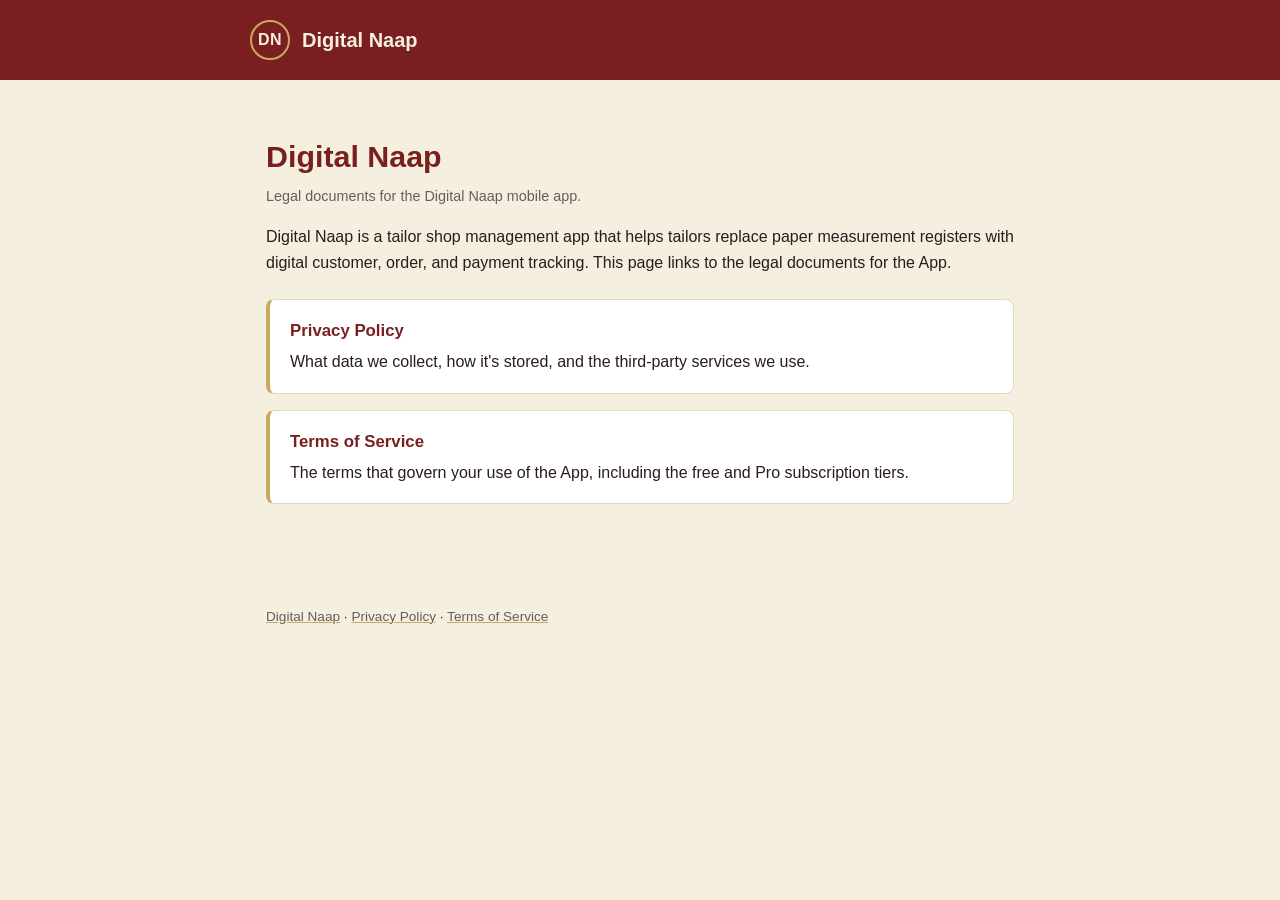
<file: index.html>
<!DOCTYPE html>
<html lang="en">
<head>
<meta charset="UTF-8" />
<meta name="viewport" content="width=device-width, initial-scale=1.0" />
<title>Digital Naap — Legal</title>
<link rel="stylesheet" href="styles.css" />
</head>
<body>
<header class="site-header">
  <div class="header-inner">
    <span class="logo-mark">DN</span>
    <a class="brand" href="index.html">Digital Naap</a>
  </div>
</header>

<main>
  <h1>Digital Naap</h1>
  <p class="meta">Legal documents for the Digital Naap mobile app.</p>

  <p>
    Digital Naap is a tailor shop management app that helps tailors
    replace paper measurement registers with digital customer, order, and
    payment tracking. This page links to the legal documents for the App.
  </p>

  <div class="card-links">
    <a class="card" href="privacy-policy.html">
      <div class="card-title">Privacy Policy</div>
      <div>What data we collect, how it's stored, and the third-party
        services we use.</div>
    </a>
    <a class="card" href="terms-of-service.html">
      <div class="card-title">Terms of Service</div>
      <div>The terms that govern your use of the App, including the free
        and Pro subscription tiers.</div>
    </a>
  </div>
</main>

<footer class="site-footer">
  <p>
    <a href="index.html">Digital Naap</a> ·
    <a href="privacy-policy.html">Privacy Policy</a> ·
    <a href="terms-of-service.html">Terms of Service</a>
  </p>
</footer>
</body>
</html>
</file>
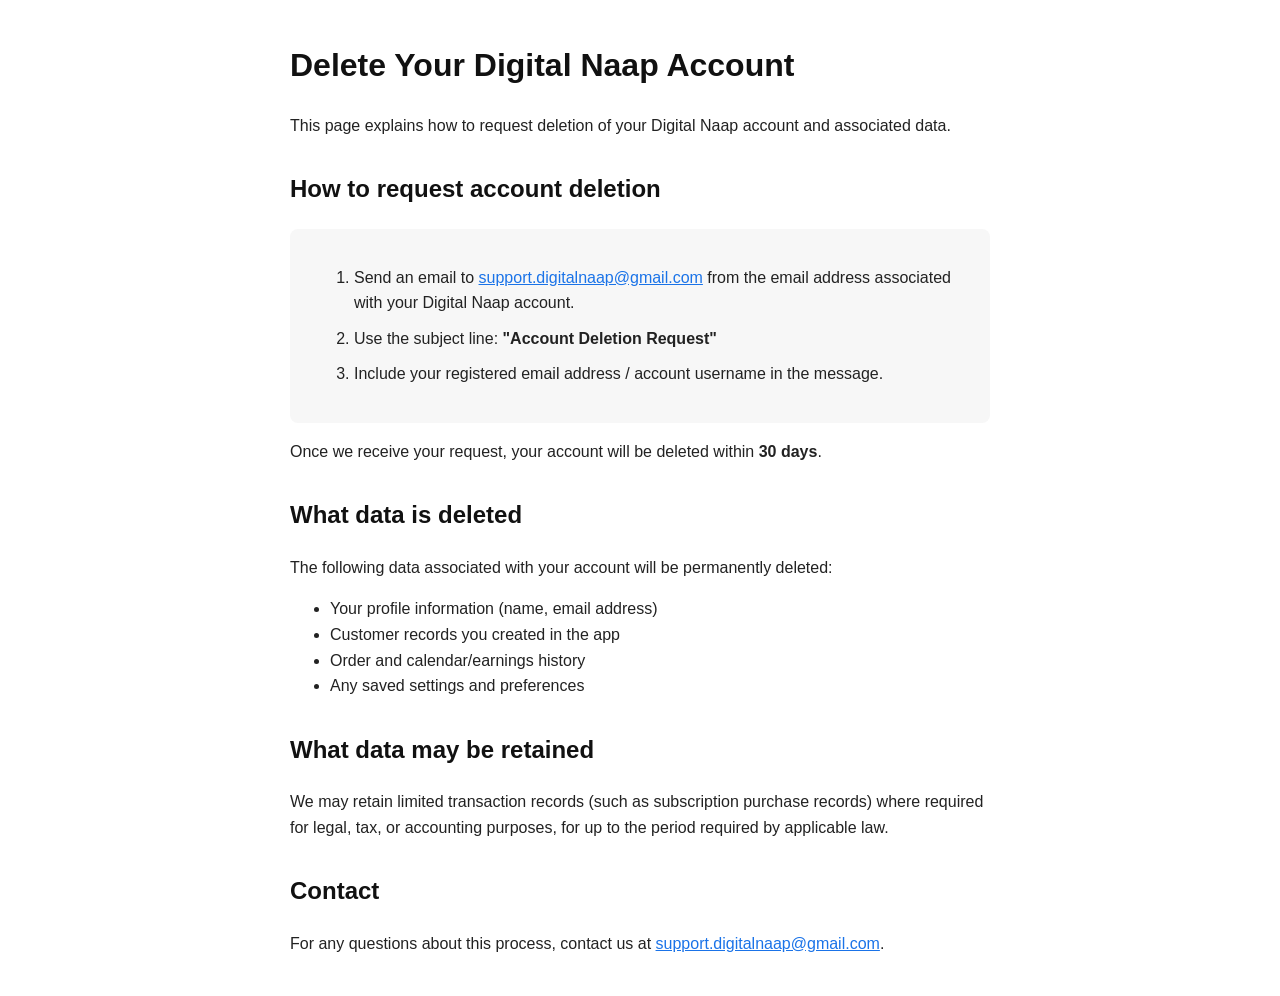
<file: account-deletion.html>
<!DOCTYPE html>
<html lang="en">
<head>
<meta charset="UTF-8">
<meta name="viewport" content="width=device-width, initial-scale=1.0">
<title>Delete Your Account - Digital Naap</title>
<style>
  body { font-family: -apple-system, Arial, sans-serif; max-width: 700px; margin: 40px auto; padding: 0 20px; line-height: 1.6; color: #222; }
  h1 { color: #111; }
  h2 { margin-top: 32px; color: #111; }
  .steps { background: #f7f7f7; padding: 20px 24px; border-radius: 8px; }
  .steps li { margin-bottom: 10px; }
  a { color: #1a73e8; }
</style>
</head>
<body>

<h1>Delete Your Digital Naap Account</h1>

<p>This page explains how to request deletion of your Digital Naap account and associated data.</p>

<h2>How to request account deletion</h2>
<div class="steps">
  <ol>
    <li>Send an email to <a href="mailto:support.digitalnaap@gmail.com">support.digitalnaap@gmail.com</a> from the email address associated with your Digital Naap account.</li>
    <li>Use the subject line: <strong>"Account Deletion Request"</strong></li>
    <li>Include your registered email address / account username in the message.</li>
  </ol>
</div>

<p>Once we receive your request, your account will be deleted within <strong>30 days</strong>.</p>

<h2>What data is deleted</h2>
<p>The following data associated with your account will be permanently deleted:</p>
<ul>
  <li>Your profile information (name, email address)</li>
  <li>Customer records you created in the app</li>
  <li>Order and calendar/earnings history</li>
  <li>Any saved settings and preferences</li>
</ul>

<h2>What data may be retained</h2>
<p>We may retain limited transaction records (such as subscription purchase records) where required for legal, tax, or accounting purposes, for up to the period required by applicable law.</p>

<h2>Contact</h2>
<p>For any questions about this process, contact us at <a href="mailto:support.digitalnaap@gmail.com">support.digitalnaap@gmail.com</a>.</p>

</body>
</html>
</file>
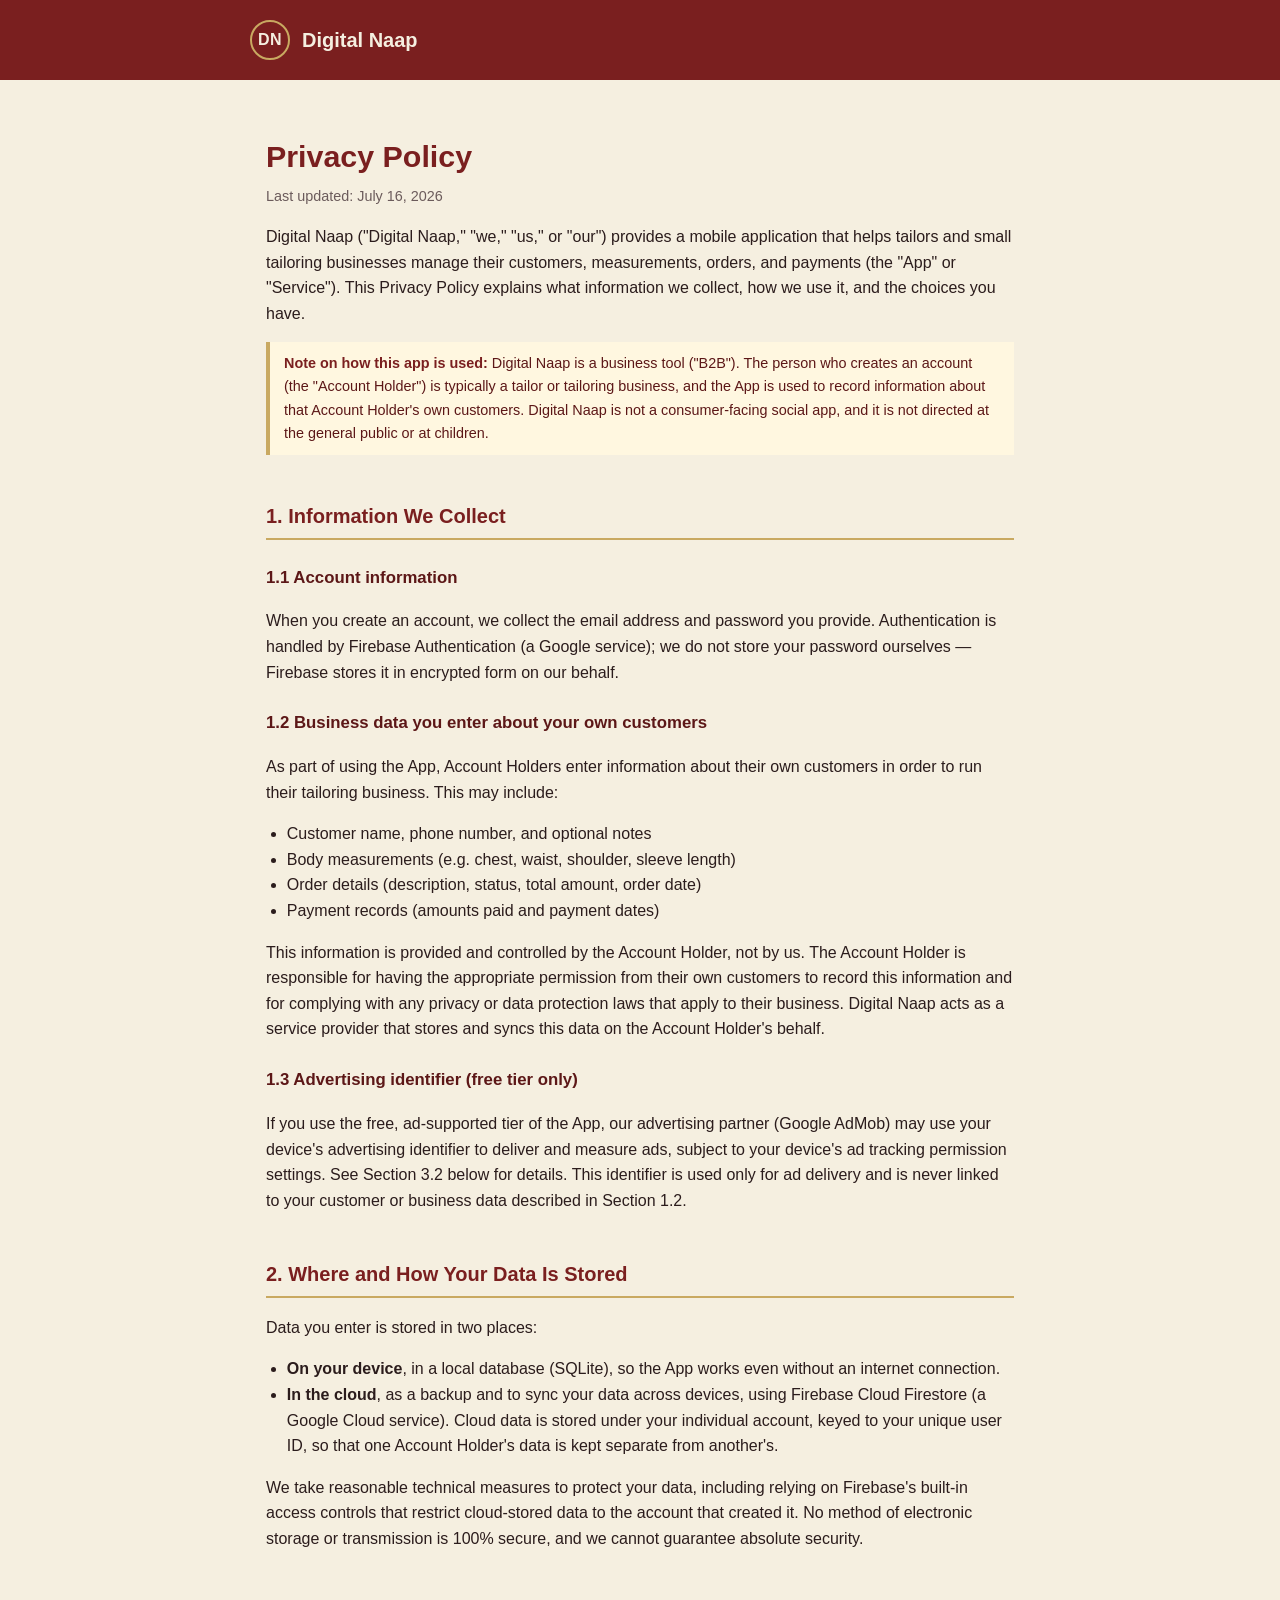
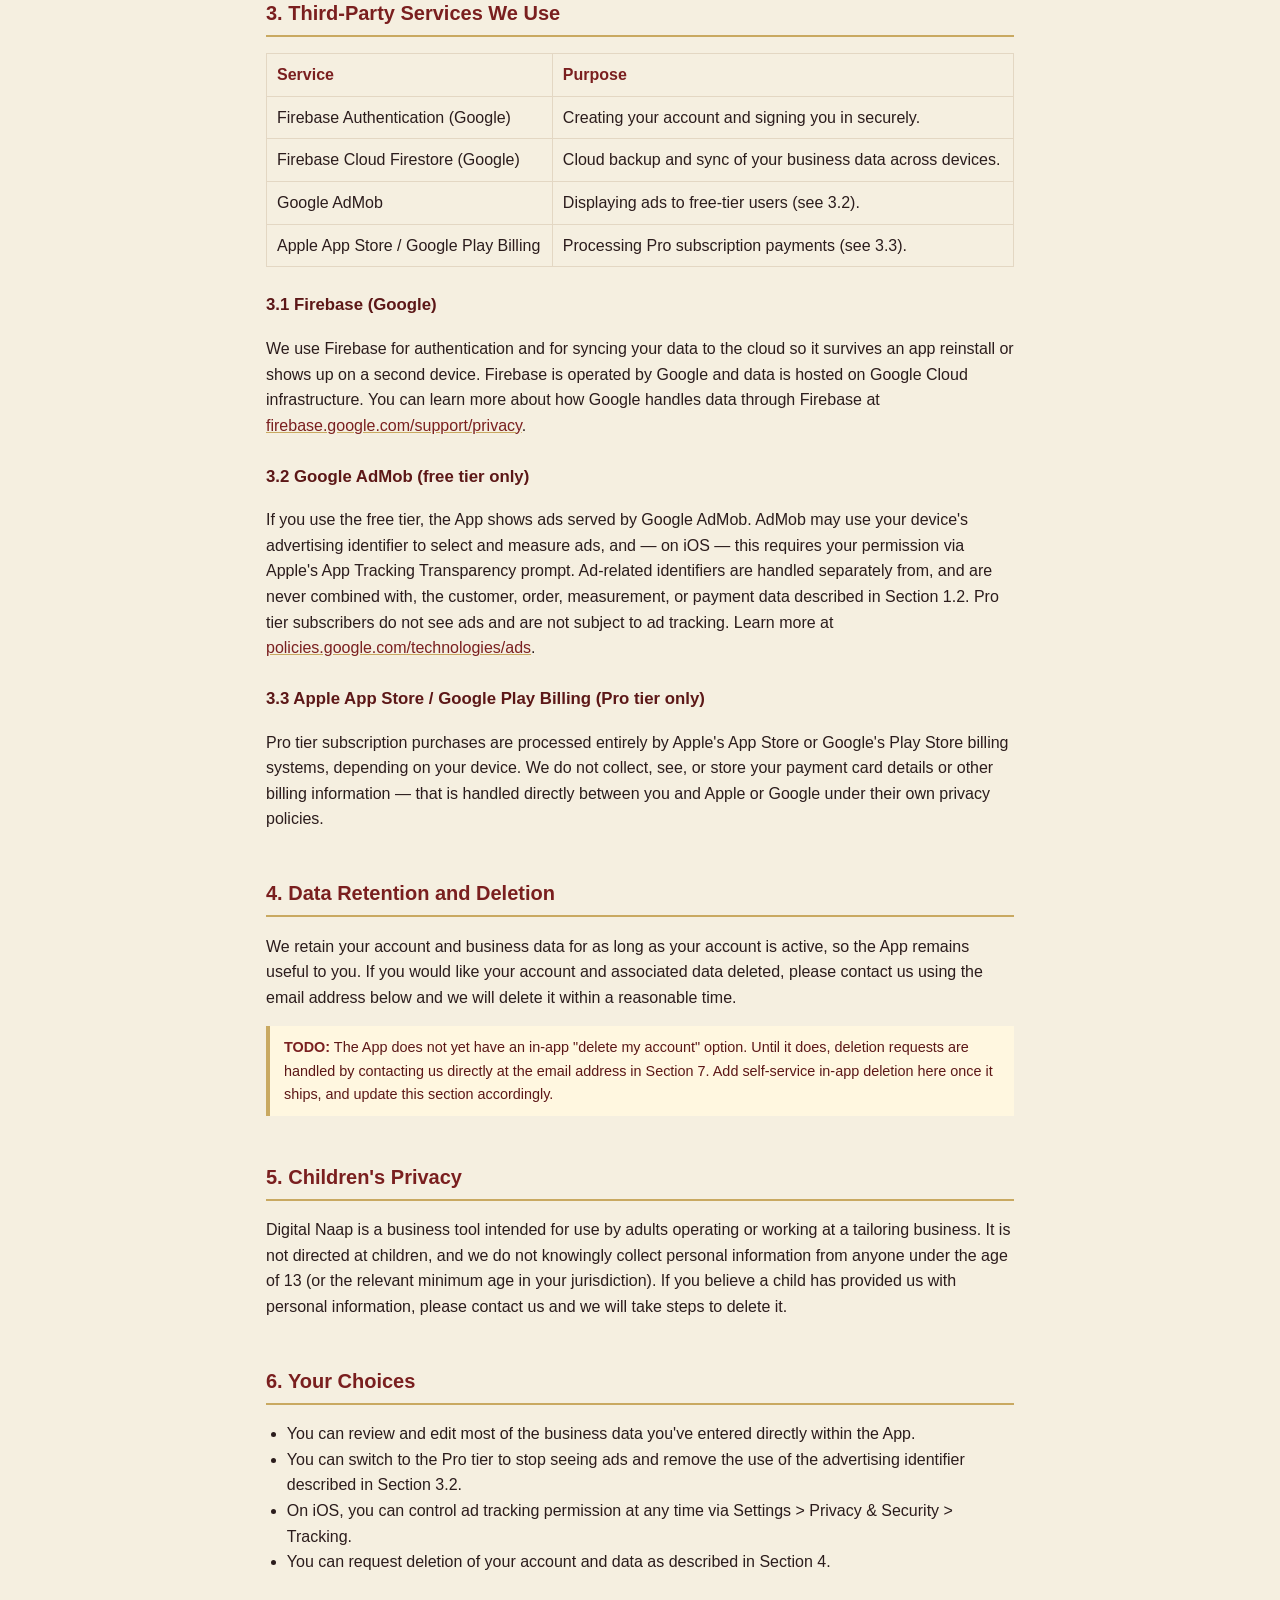
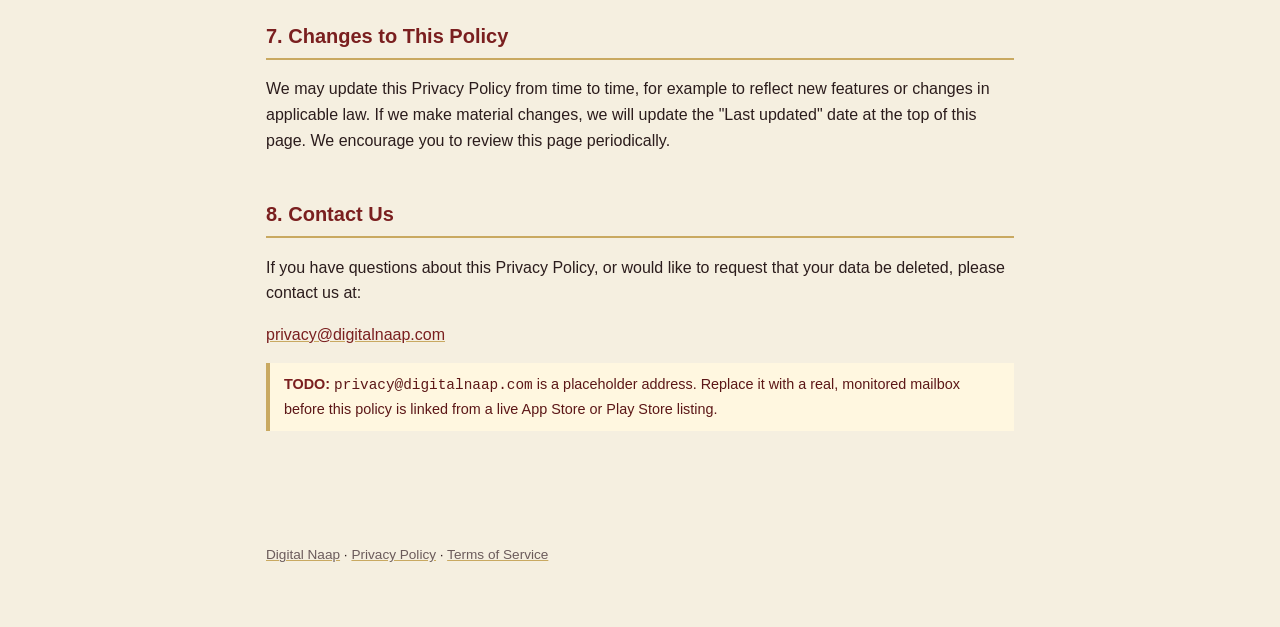
<file: privacy-policy.html>
<!DOCTYPE html>
<html lang="en">
<head>
<meta charset="UTF-8" />
<meta name="viewport" content="width=device-width, initial-scale=1.0" />
<title>Privacy Policy — Digital Naap</title>
<link rel="stylesheet" href="styles.css" />
</head>
<body>
<header class="site-header">
  <div class="header-inner">
    <span class="logo-mark">DN</span>
    <a class="brand" href="index.html">Digital Naap</a>
  </div>
</header>

<main>
  <h1>Privacy Policy</h1>
  <p class="meta">Last updated: July 16, 2026</p>

  <p>
    Digital Naap ("Digital Naap," "we," "us," or "our") provides a mobile
    application that helps tailors and small tailoring businesses manage
    their customers, measurements, orders, and payments (the "App" or
    "Service"). This Privacy Policy explains what information we collect,
    how we use it, and the choices you have.
  </p>

  <div class="todo">
    <strong>Note on how this app is used:</strong> Digital Naap is a
    business tool ("B2B"). The person who creates an account (the
    "Account Holder") is typically a tailor or tailoring business, and the
    App is used to record information about that Account Holder's own
    customers. Digital Naap is not a consumer-facing social app, and it is
    not directed at the general public or at children.
  </div>

  <h2>1. Information We Collect</h2>

  <h3>1.1 Account information</h3>
  <p>
    When you create an account, we collect the email address and password
    you provide. Authentication is handled by Firebase Authentication (a
    Google service); we do not store your password ourselves — Firebase
    stores it in encrypted form on our behalf.
  </p>

  <h3>1.2 Business data you enter about your own customers</h3>
  <p>
    As part of using the App, Account Holders enter information about
    their own customers in order to run their tailoring business. This
    may include:
  </p>
  <ul>
    <li>Customer name, phone number, and optional notes</li>
    <li>Body measurements (e.g. chest, waist, shoulder, sleeve length)</li>
    <li>Order details (description, status, total amount, order date)</li>
    <li>Payment records (amounts paid and payment dates)</li>
  </ul>
  <p>
    This information is provided and controlled by the Account Holder, not
    by us. The Account Holder is responsible for having the appropriate
    permission from their own customers to record this information and for
    complying with any privacy or data protection laws that apply to their
    business. Digital Naap acts as a service provider that stores and
    syncs this data on the Account Holder's behalf.
  </p>

  <h3>1.3 Advertising identifier (free tier only)</h3>
  <p>
    If you use the free, ad-supported tier of the App, our advertising
    partner (Google AdMob) may use your device's advertising identifier to
    deliver and measure ads, subject to your device's ad tracking
    permission settings. See Section 3.2 below for details. This
    identifier is used only for ad delivery and is never linked to your
    customer or business data described in Section 1.2.
  </p>

  <h2>2. Where and How Your Data Is Stored</h2>
  <p>
    Data you enter is stored in two places:
  </p>
  <ul>
    <li>
      <strong>On your device</strong>, in a local database (SQLite), so the
      App works even without an internet connection.
    </li>
    <li>
      <strong>In the cloud</strong>, as a backup and to sync your data
      across devices, using Firebase Cloud Firestore (a Google Cloud
      service). Cloud data is stored under your individual account, keyed
      to your unique user ID, so that one Account Holder's data is kept
      separate from another's.
    </li>
  </ul>
  <p>
    We take reasonable technical measures to protect your data, including
    relying on Firebase's built-in access controls that restrict
    cloud-stored data to the account that created it. No method of
    electronic storage or transmission is 100% secure, and we cannot
    guarantee absolute security.
  </p>

  <h2>3. Third-Party Services We Use</h2>

  <table>
    <thead>
      <tr>
        <th>Service</th>
        <th>Purpose</th>
      </tr>
    </thead>
    <tbody>
      <tr>
        <td>Firebase Authentication (Google)</td>
        <td>Creating your account and signing you in securely.</td>
      </tr>
      <tr>
        <td>Firebase Cloud Firestore (Google)</td>
        <td>Cloud backup and sync of your business data across devices.</td>
      </tr>
      <tr>
        <td>Google AdMob</td>
        <td>Displaying ads to free-tier users (see 3.2).</td>
      </tr>
      <tr>
        <td>Apple App Store / Google Play Billing</td>
        <td>Processing Pro subscription payments (see 3.3).</td>
      </tr>
    </tbody>
  </table>

  <h3>3.1 Firebase (Google)</h3>
  <p>
    We use Firebase for authentication and for syncing your data to the
    cloud so it survives an app reinstall or shows up on a second device.
    Firebase is operated by Google and data is hosted on Google Cloud
    infrastructure. You can learn more about how Google handles data
    through Firebase at
    <a href="https://firebase.google.com/support/privacy" target="_blank" rel="noopener">firebase.google.com/support/privacy</a>.
  </p>

  <h3>3.2 Google AdMob (free tier only)</h3>
  <p>
    If you use the free tier, the App shows ads served by Google AdMob.
    AdMob may use your device's advertising identifier to select and
    measure ads, and — on iOS — this requires your permission via Apple's
    App Tracking Transparency prompt. Ad-related identifiers are handled
    separately from, and are never combined with, the customer, order,
    measurement, or payment data described in Section 1.2. Pro tier
    subscribers do not see ads and are not subject to ad tracking. Learn
    more at
    <a href="https://policies.google.com/technologies/ads" target="_blank" rel="noopener">policies.google.com/technologies/ads</a>.
  </p>

  <h3>3.3 Apple App Store / Google Play Billing (Pro tier only)</h3>
  <p>
    Pro tier subscription purchases are processed entirely by Apple's App
    Store or Google's Play Store billing systems, depending on your
    device. We do not collect, see, or store your payment card details or
    other billing information — that is handled directly between you and
    Apple or Google under their own privacy policies.
  </p>

  <h2>4. Data Retention and Deletion</h2>
  <p>
    We retain your account and business data for as long as your account
    is active, so the App remains useful to you. If you would like your
    account and associated data deleted, please contact us using the email
    address below and we will delete it within a reasonable time.
  </p>
  <div class="todo">
    <strong>TODO:</strong> The App does not yet have an in-app
    "delete my account" option. Until it does, deletion requests are
    handled by contacting us directly at the email address in Section 7.
    Add self-service in-app deletion here once it ships, and update this
    section accordingly.
  </div>

  <h2>5. Children's Privacy</h2>
  <p>
    Digital Naap is a business tool intended for use by adults operating
    or working at a tailoring business. It is not directed at children,
    and we do not knowingly collect personal information from anyone
    under the age of 13 (or the relevant minimum age in your jurisdiction).
    If you believe a child has provided us with personal information,
    please contact us and we will take steps to delete it.
  </p>

  <h2>6. Your Choices</h2>
  <ul>
    <li>
      You can review and edit most of the business data you've entered
      directly within the App.
    </li>
    <li>
      You can switch to the Pro tier to stop seeing ads and remove the use
      of the advertising identifier described in Section 3.2.
    </li>
    <li>
      On iOS, you can control ad tracking permission at any time via
      Settings &gt; Privacy &amp; Security &gt; Tracking.
    </li>
    <li>
      You can request deletion of your account and data as described in
      Section 4.
    </li>
  </ul>

  <h2>7. Changes to This Policy</h2>
  <p>
    We may update this Privacy Policy from time to time, for example to
    reflect new features or changes in applicable law. If we make material
    changes, we will update the "Last updated" date at the top of this
    page. We encourage you to review this page periodically.
  </p>

  <h2>8. Contact Us</h2>
  <p>
    If you have questions about this Privacy Policy, or would like to
    request that your data be deleted, please contact us at:
  </p>
  <p>
    <a href="mailto:privacy@digitalnaap.com">privacy@digitalnaap.com</a>
  </p>
  <div class="todo">
    <strong>TODO:</strong> <code>privacy@digitalnaap.com</code> is a
    placeholder address. Replace it with a real, monitored mailbox before
    this policy is linked from a live App Store or Play Store listing.
  </div>
</main>

<footer class="site-footer">
  <p>
    <a href="index.html">Digital Naap</a> ·
    <a href="privacy-policy.html">Privacy Policy</a> ·
    <a href="terms-of-service.html">Terms of Service</a>
  </p>
</footer>
</body>
</html>
</file>
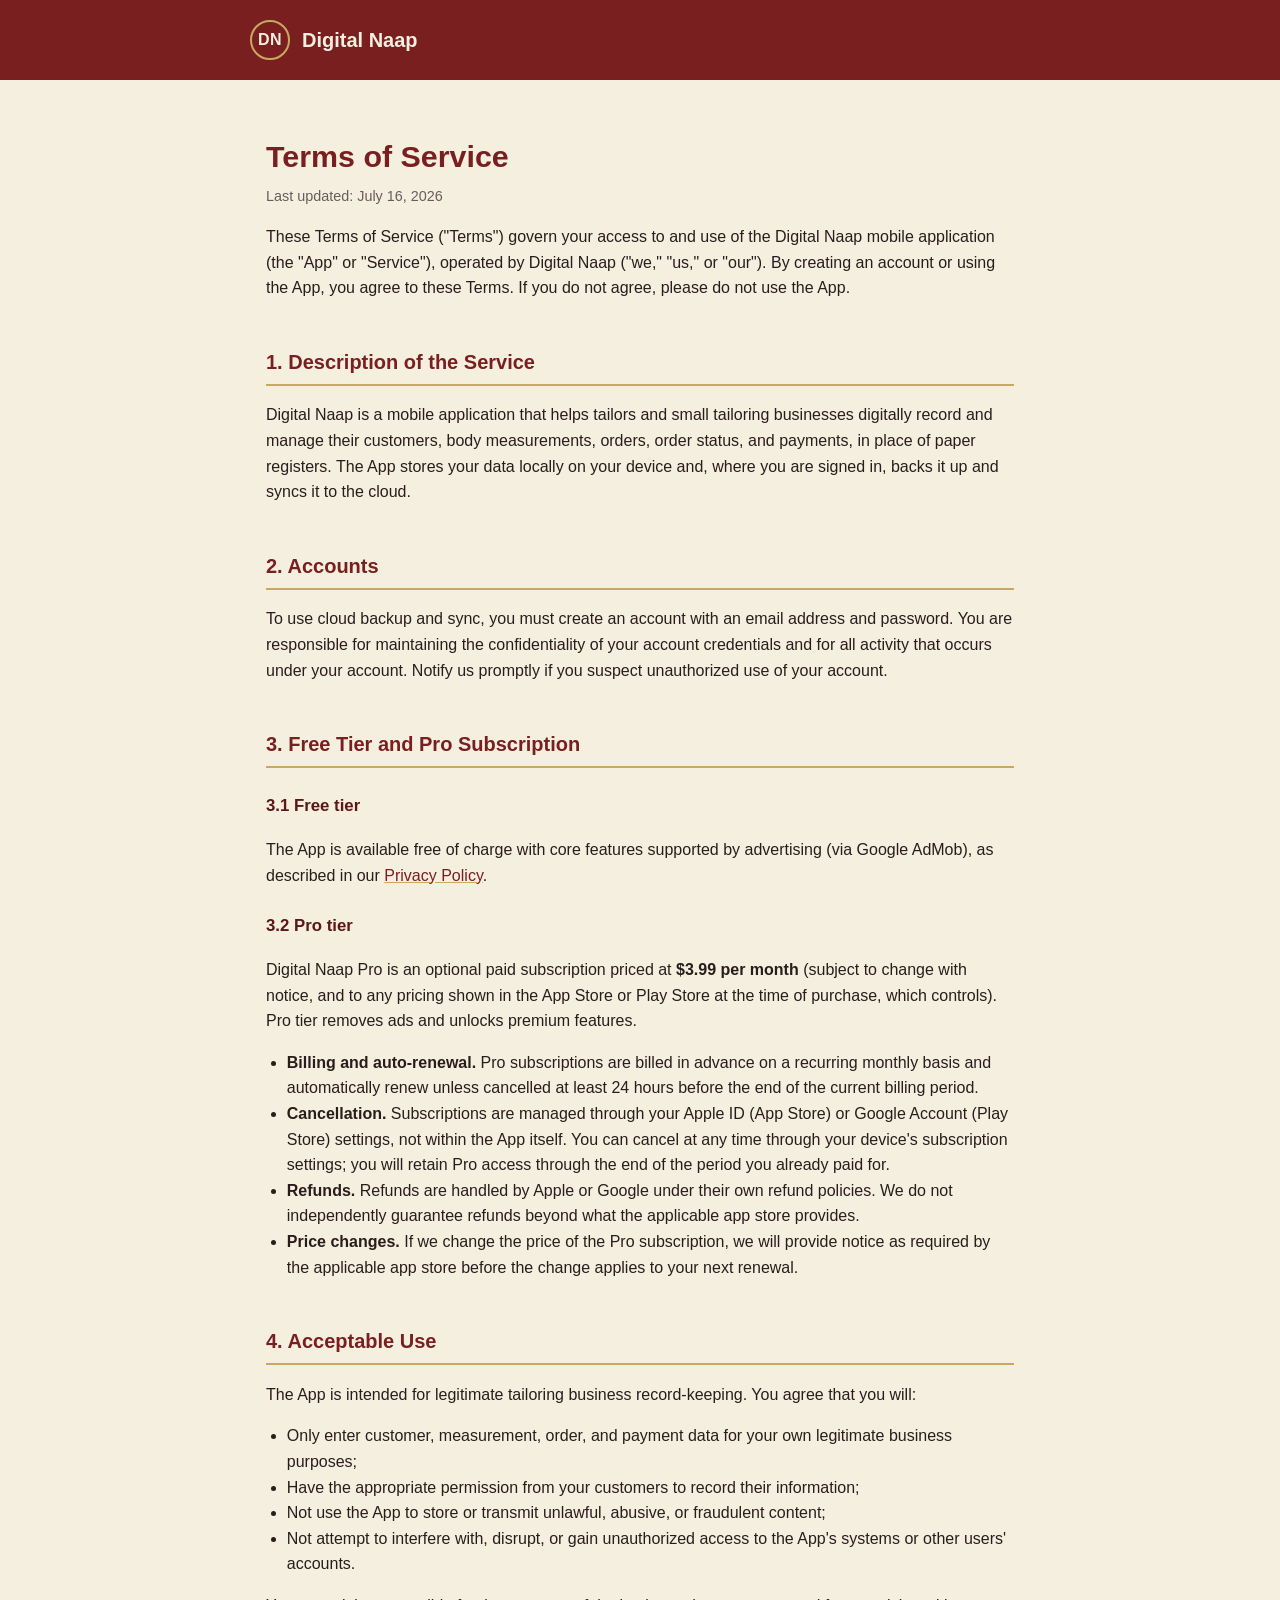
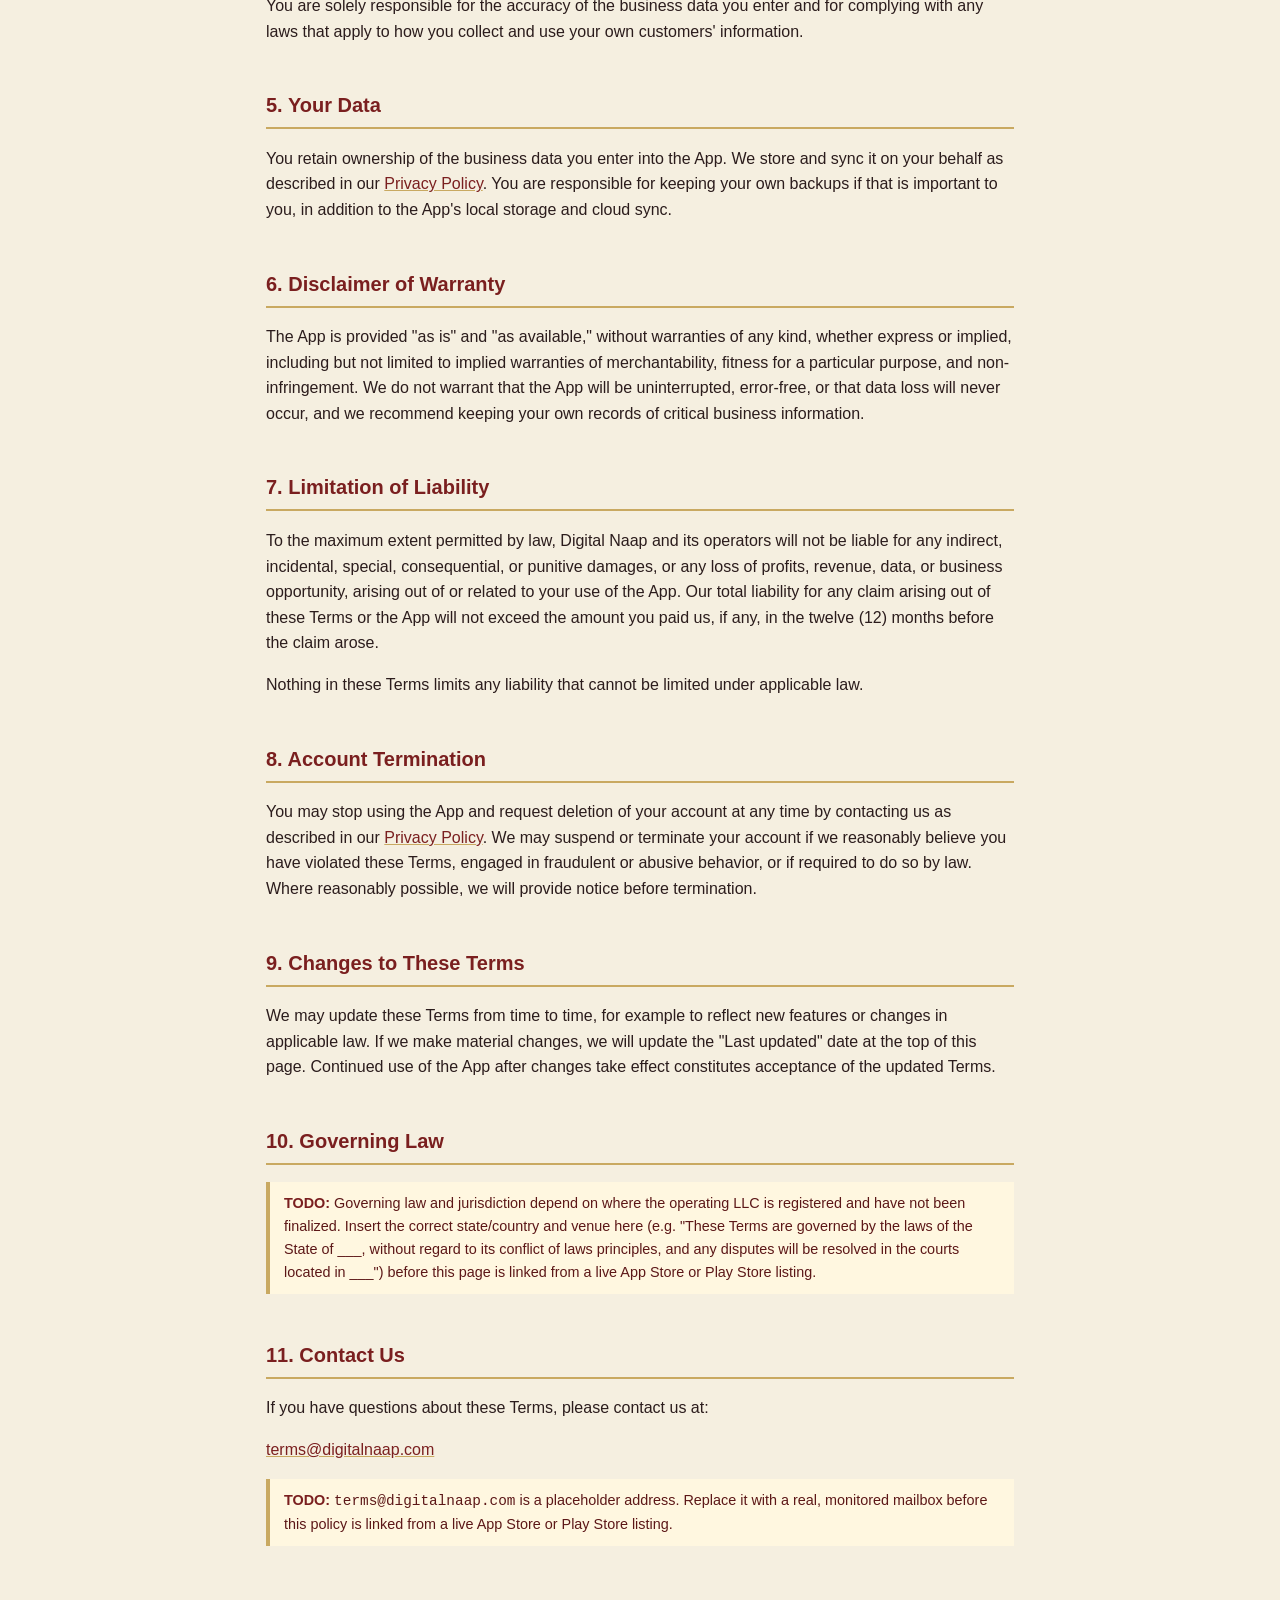
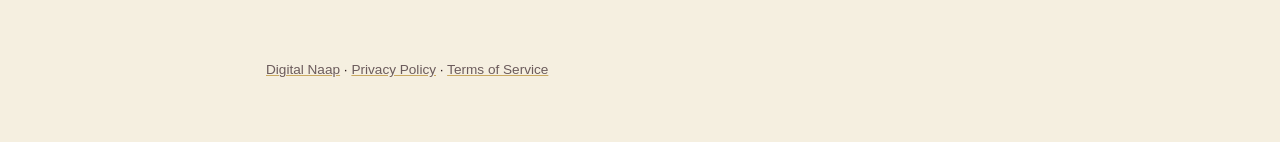
<file: terms-of-service.html>
<!DOCTYPE html>
<html lang="en">
<head>
<meta charset="UTF-8" />
<meta name="viewport" content="width=device-width, initial-scale=1.0" />
<title>Terms of Service — Digital Naap</title>
<link rel="stylesheet" href="styles.css" />
</head>
<body>
<header class="site-header">
  <div class="header-inner">
    <span class="logo-mark">DN</span>
    <a class="brand" href="index.html">Digital Naap</a>
  </div>
</header>

<main>
  <h1>Terms of Service</h1>
  <p class="meta">Last updated: July 16, 2026</p>

  <p>
    These Terms of Service ("Terms") govern your access to and use of the
    Digital Naap mobile application (the "App" or "Service"), operated by
    Digital Naap ("we," "us," or "our"). By creating an account or using
    the App, you agree to these Terms. If you do not agree, please do not
    use the App.
  </p>

  <h2>1. Description of the Service</h2>
  <p>
    Digital Naap is a mobile application that helps tailors and small
    tailoring businesses digitally record and manage their customers,
    body measurements, orders, order status, and payments, in place of
    paper registers. The App stores your data locally on your device and,
    where you are signed in, backs it up and syncs it to the cloud.
  </p>

  <h2>2. Accounts</h2>
  <p>
    To use cloud backup and sync, you must create an account with an email
    address and password. You are responsible for maintaining the
    confidentiality of your account credentials and for all activity that
    occurs under your account. Notify us promptly if you suspect
    unauthorized use of your account.
  </p>

  <h2>3. Free Tier and Pro Subscription</h2>

  <h3>3.1 Free tier</h3>
  <p>
    The App is available free of charge with core features supported by
    advertising (via Google AdMob), as described in our
    <a href="privacy-policy.html">Privacy Policy</a>.
  </p>

  <h3>3.2 Pro tier</h3>
  <p>
    Digital Naap Pro is an optional paid subscription priced at
    <strong>$3.99 per month</strong> (subject to change with notice, and
    to any pricing shown in the App Store or Play Store at the time of
    purchase, which controls). Pro tier removes ads and unlocks premium
    features.
  </p>
  <ul>
    <li>
      <strong>Billing and auto-renewal.</strong> Pro subscriptions are
      billed in advance on a recurring monthly basis and automatically
      renew unless cancelled at least 24 hours before the end of the
      current billing period.
    </li>
    <li>
      <strong>Cancellation.</strong> Subscriptions are managed through
      your Apple ID (App Store) or Google Account (Play Store) settings,
      not within the App itself. You can cancel at any time through your
      device's subscription settings; you will retain Pro access through
      the end of the period you already paid for.
    </li>
    <li>
      <strong>Refunds.</strong> Refunds are handled by Apple or Google
      under their own refund policies. We do not independently guarantee
      refunds beyond what the applicable app store provides.
    </li>
    <li>
      <strong>Price changes.</strong> If we change the price of the Pro
      subscription, we will provide notice as required by the applicable
      app store before the change applies to your next renewal.
    </li>
  </ul>

  <h2>4. Acceptable Use</h2>
  <p>The App is intended for legitimate tailoring business record-keeping. You agree that you will:</p>
  <ul>
    <li>Only enter customer, measurement, order, and payment data for your own legitimate business purposes;</li>
    <li>Have the appropriate permission from your customers to record their information;</li>
    <li>Not use the App to store or transmit unlawful, abusive, or fraudulent content;</li>
    <li>Not attempt to interfere with, disrupt, or gain unauthorized access to the App's systems or other users' accounts.</li>
  </ul>
  <p>
    You are solely responsible for the accuracy of the business data you
    enter and for complying with any laws that apply to how you collect
    and use your own customers' information.
  </p>

  <h2>5. Your Data</h2>
  <p>
    You retain ownership of the business data you enter into the App. We
    store and sync it on your behalf as described in our
    <a href="privacy-policy.html">Privacy Policy</a>. You are responsible
    for keeping your own backups if that is important to you, in addition
    to the App's local storage and cloud sync.
  </p>

  <h2>6. Disclaimer of Warranty</h2>
  <p>
    The App is provided "as is" and "as available," without warranties of
    any kind, whether express or implied, including but not limited to
    implied warranties of merchantability, fitness for a particular
    purpose, and non-infringement. We do not warrant that the App will be
    uninterrupted, error-free, or that data loss will never occur, and we
    recommend keeping your own records of critical business information.
  </p>

  <h2>7. Limitation of Liability</h2>
  <p>
    To the maximum extent permitted by law, Digital Naap and its operators
    will not be liable for any indirect, incidental, special,
    consequential, or punitive damages, or any loss of profits, revenue,
    data, or business opportunity, arising out of or related to your use
    of the App. Our total liability for any claim arising out of these
    Terms or the App will not exceed the amount you paid us, if any, in
    the twelve (12) months before the claim arose.
  </p>
  <p>
    Nothing in these Terms limits any liability that cannot be limited
    under applicable law.
  </p>

  <h2>8. Account Termination</h2>
  <p>
    You may stop using the App and request deletion of your account at
    any time by contacting us as described in our
    <a href="privacy-policy.html">Privacy Policy</a>. We may suspend or
    terminate your account if we reasonably believe you have violated
    these Terms, engaged in fraudulent or abusive behavior, or if required
    to do so by law. Where reasonably possible, we will provide notice
    before termination.
  </p>

  <h2>9. Changes to These Terms</h2>
  <p>
    We may update these Terms from time to time, for example to reflect
    new features or changes in applicable law. If we make material
    changes, we will update the "Last updated" date at the top of this
    page. Continued use of the App after changes take effect constitutes
    acceptance of the updated Terms.
  </p>

  <h2>10. Governing Law</h2>
  <div class="todo">
    <strong>TODO:</strong> Governing law and jurisdiction depend on where
    the operating LLC is registered and have not been finalized. Insert
    the correct state/country and venue here (e.g. "These Terms are
    governed by the laws of the State of ___, without regard to its
    conflict of laws principles, and any disputes will be resolved in the
    courts located in ___") before this page is linked from a live App
    Store or Play Store listing.
  </div>

  <h2>11. Contact Us</h2>
  <p>
    If you have questions about these Terms, please contact us at:
  </p>
  <p>
    <a href="mailto:terms@digitalnaap.com">terms@digitalnaap.com</a>
  </p>
  <div class="todo">
    <strong>TODO:</strong> <code>terms@digitalnaap.com</code> is a
    placeholder address. Replace it with a real, monitored mailbox before
    this policy is linked from a live App Store or Play Store listing.
  </div>
</main>

<footer class="site-footer">
  <p>
    <a href="index.html">Digital Naap</a> ·
    <a href="privacy-policy.html">Privacy Policy</a> ·
    <a href="terms-of-service.html">Terms of Service</a>
  </p>
</footer>
</body>
</html>
</file>
<file: styles.css>
:root {
  --burgundy: #7a1f1f;
  --burgundy-dark: #5c1717;
  --gold: #c9a961;
  --cream: #f5efe0;
  --ink: #2b1c1c;
  --muted: #6b5b5b;
  --max-width: 780px;
}

* {
  box-sizing: border-box;
}

body {
  margin: 0;
  font-family: -apple-system, BlinkMacSystemFont, "Segoe UI", Roboto,
    Helvetica, Arial, sans-serif;
  background: var(--cream);
  color: var(--ink);
  line-height: 1.6;
}

header.site-header {
  background: var(--burgundy);
  color: var(--cream);
  padding: 20px 16px;
}

header.site-header .header-inner {
  max-width: var(--max-width);
  margin: 0 auto;
  display: flex;
  align-items: center;
  gap: 12px;
}

.logo-mark {
  display: inline-flex;
  align-items: center;
  justify-content: center;
  width: 40px;
  height: 40px;
  min-width: 40px;
  border-radius: 50%;
  border: 2px solid var(--gold);
  color: var(--cream);
  font-weight: 900;
  font-size: 16px;
  letter-spacing: 0.5px;
}

header.site-header a.brand {
  color: var(--cream);
  text-decoration: none;
  font-weight: 700;
  font-size: 1.25rem;
}

main {
  max-width: var(--max-width);
  margin: 0 auto;
  padding: 32px 16px 64px;
}

h1 {
  color: var(--burgundy);
  font-size: 1.9rem;
  margin-bottom: 4px;
}

h2 {
  color: var(--burgundy);
  font-size: 1.25rem;
  margin-top: 2.25em;
  padding-bottom: 6px;
  border-bottom: 2px solid var(--gold);
}

h3 {
  color: var(--burgundy-dark);
  font-size: 1.05rem;
  margin-top: 1.5em;
}

p,
li {
  color: var(--ink);
}

a {
  color: var(--burgundy);
  text-decoration-color: var(--gold);
}

a:hover {
  color: var(--burgundy-dark);
}

.meta {
  color: var(--muted);
  font-size: 0.9rem;
  margin-top: 0;
}

.todo {
  background: #fff7e0;
  border-left: 4px solid var(--gold);
  padding: 10px 14px;
  font-size: 0.9rem;
  color: var(--burgundy-dark);
  margin: 12px 0;
}

.todo strong {
  color: var(--burgundy);
}

ul {
  padding-left: 1.3em;
}

table {
  width: 100%;
  border-collapse: collapse;
  margin: 1em 0;
}

th,
td {
  text-align: left;
  padding: 8px 10px;
  border: 1px solid #e3d7c3;
}

th {
  background: var(--cream);
  color: var(--burgundy);
}

.card-links {
  display: grid;
  gap: 16px;
  margin-top: 24px;
}

.card-links a.card {
  display: block;
  background: #fff;
  border: 1px solid #e3d7c3;
  border-left: 4px solid var(--gold);
  border-radius: 8px;
  padding: 18px 20px;
  text-decoration: none;
  color: var(--ink);
}

.card-links a.card:hover {
  border-left-color: var(--burgundy);
}

.card-links a.card .card-title {
  color: var(--burgundy);
  font-weight: 700;
  font-size: 1.05rem;
  margin-bottom: 4px;
}

footer.site-footer {
  max-width: var(--max-width);
  margin: 0 auto;
  padding: 24px 16px 48px;
  color: var(--muted);
  font-size: 0.85rem;
}

footer.site-footer a {
  color: var(--muted);
}

@media (max-width: 480px) {
  h1 {
    font-size: 1.5rem;
  }

  h2 {
    font-size: 1.1rem;
  }

  main {
    padding: 24px 14px 48px;
  }
}
</file>
